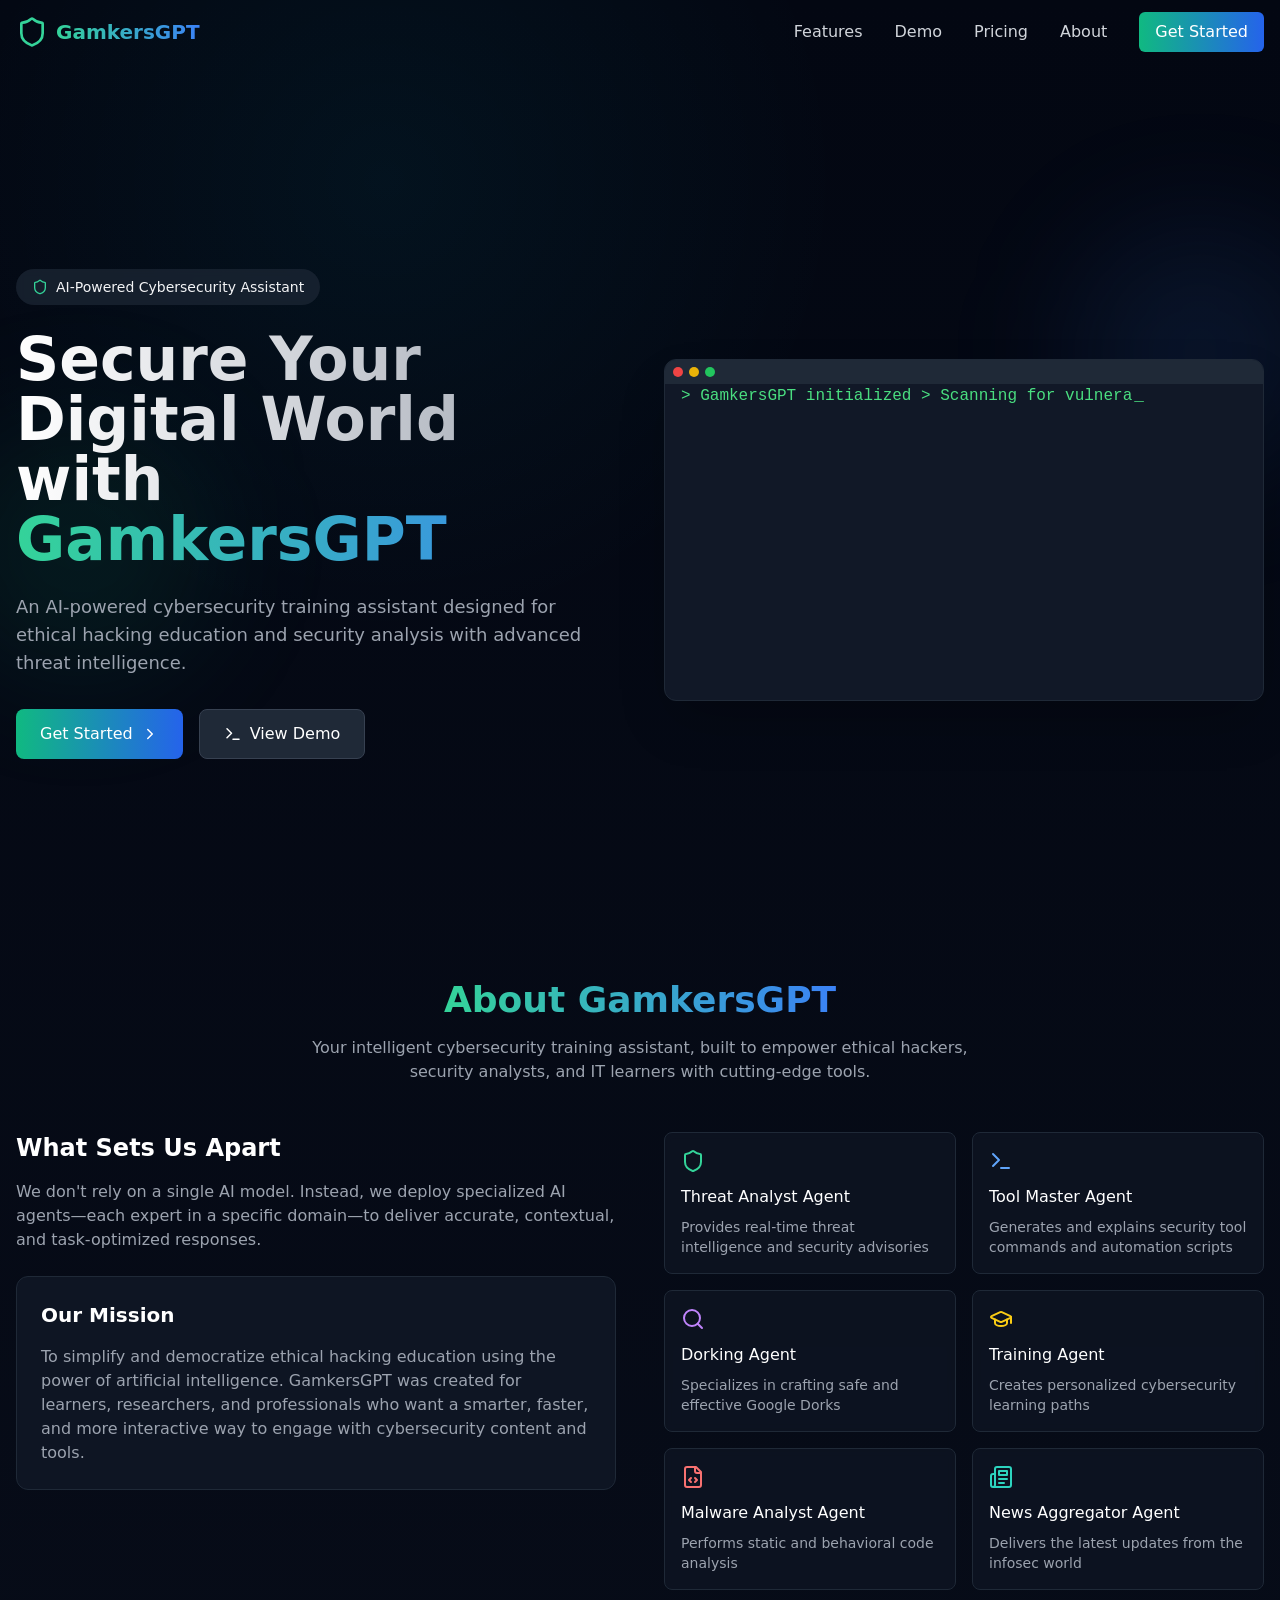
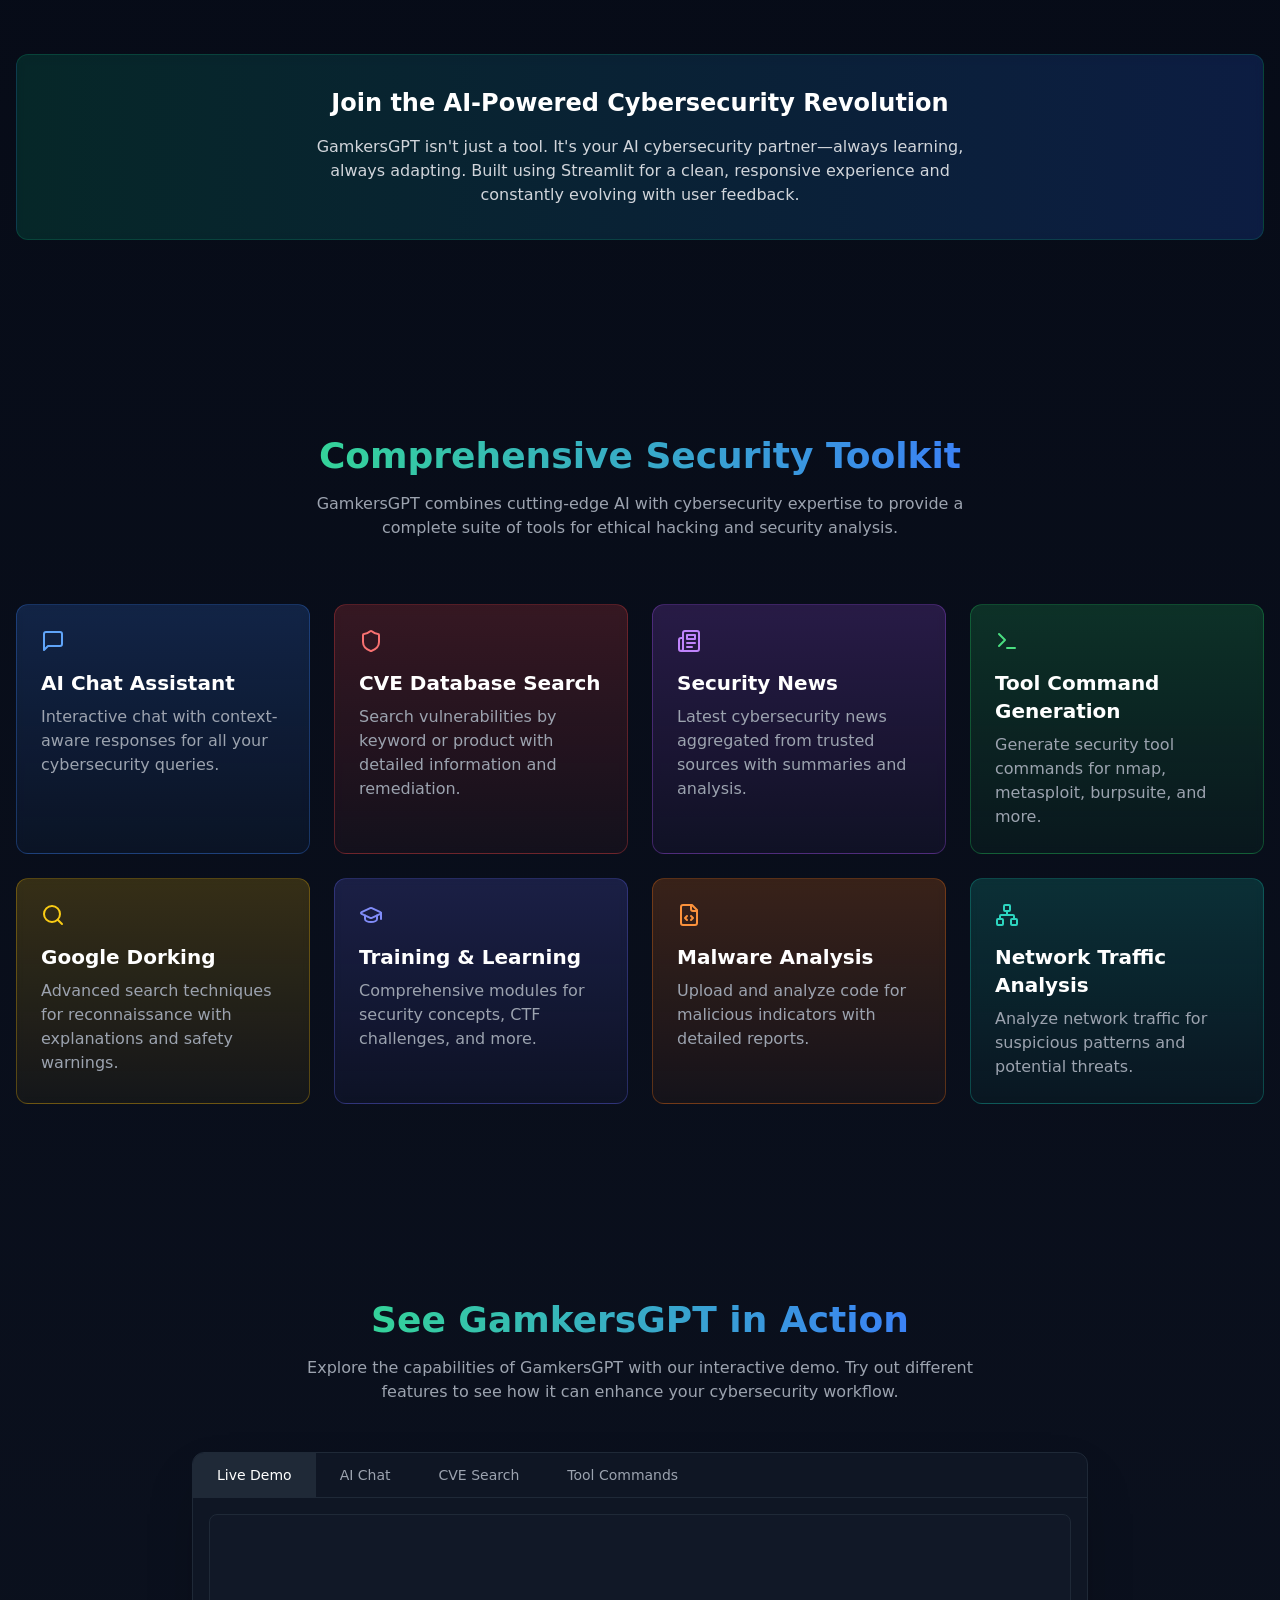
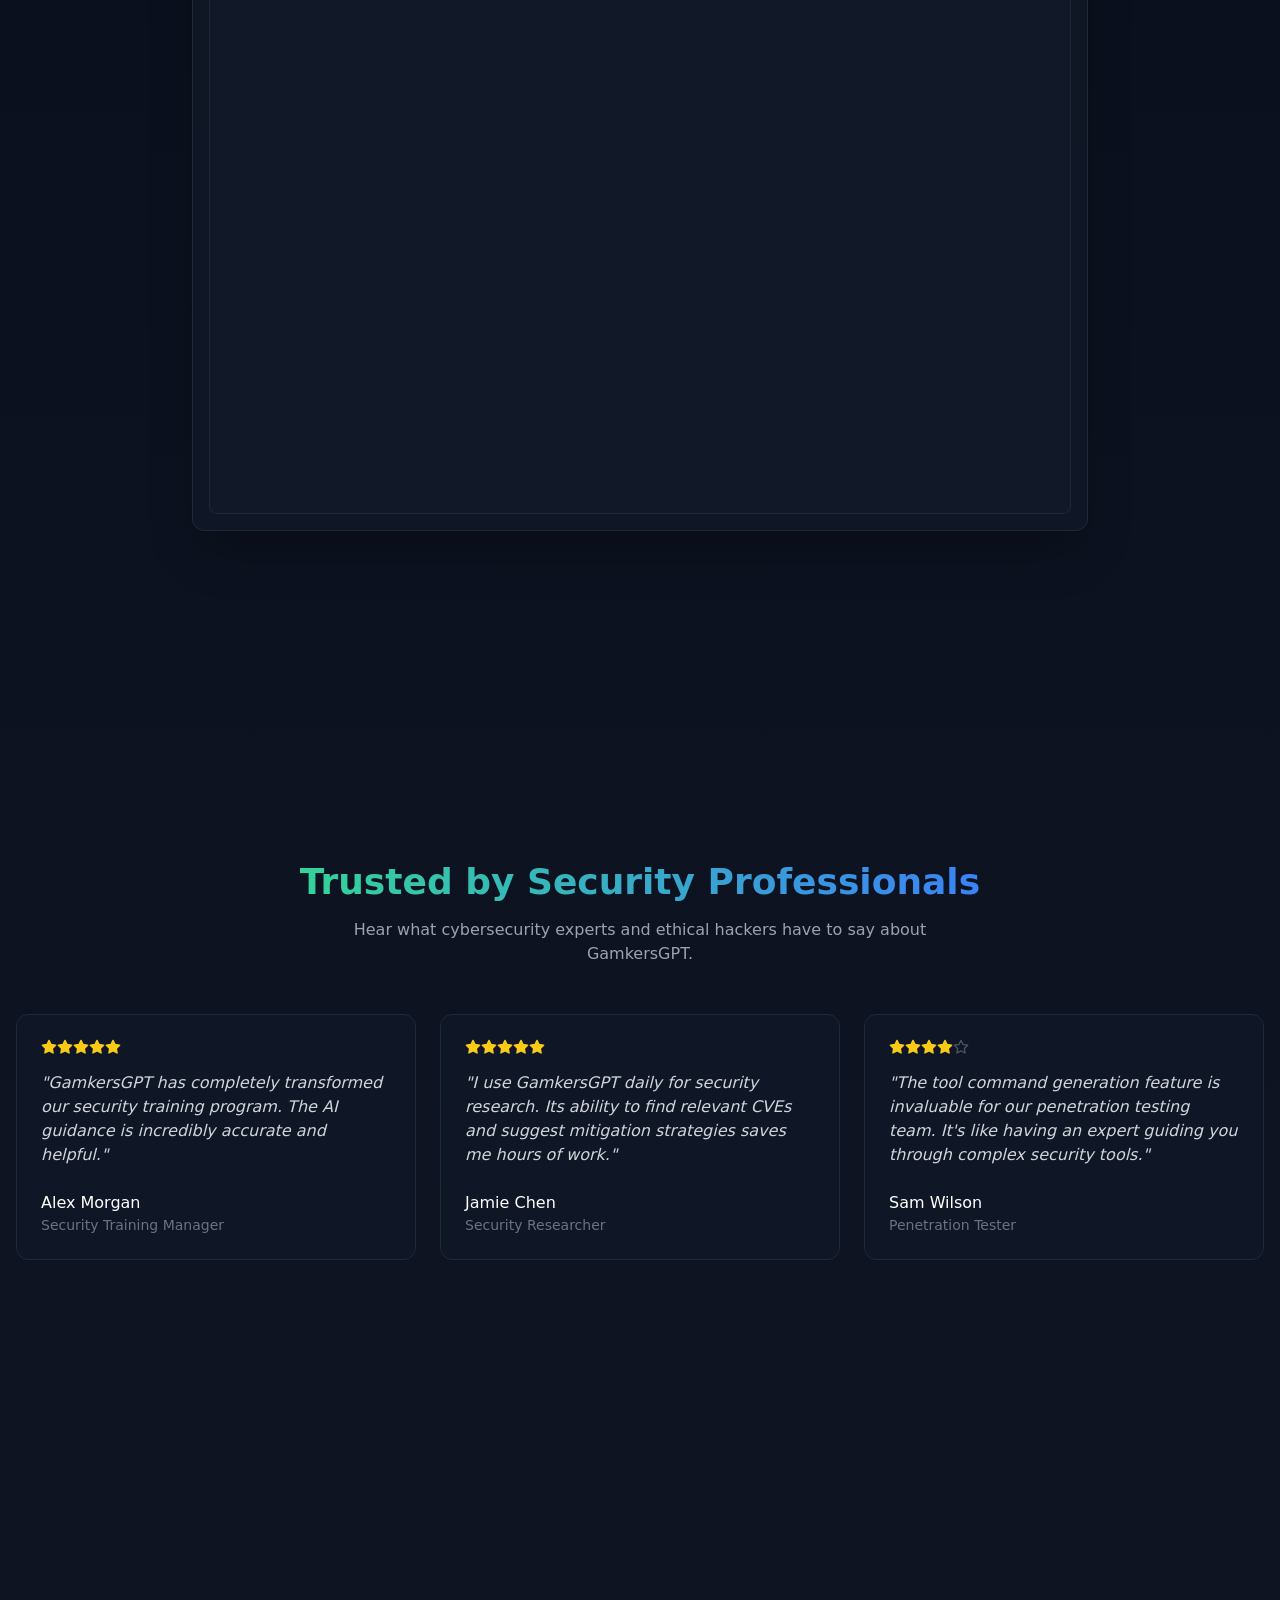
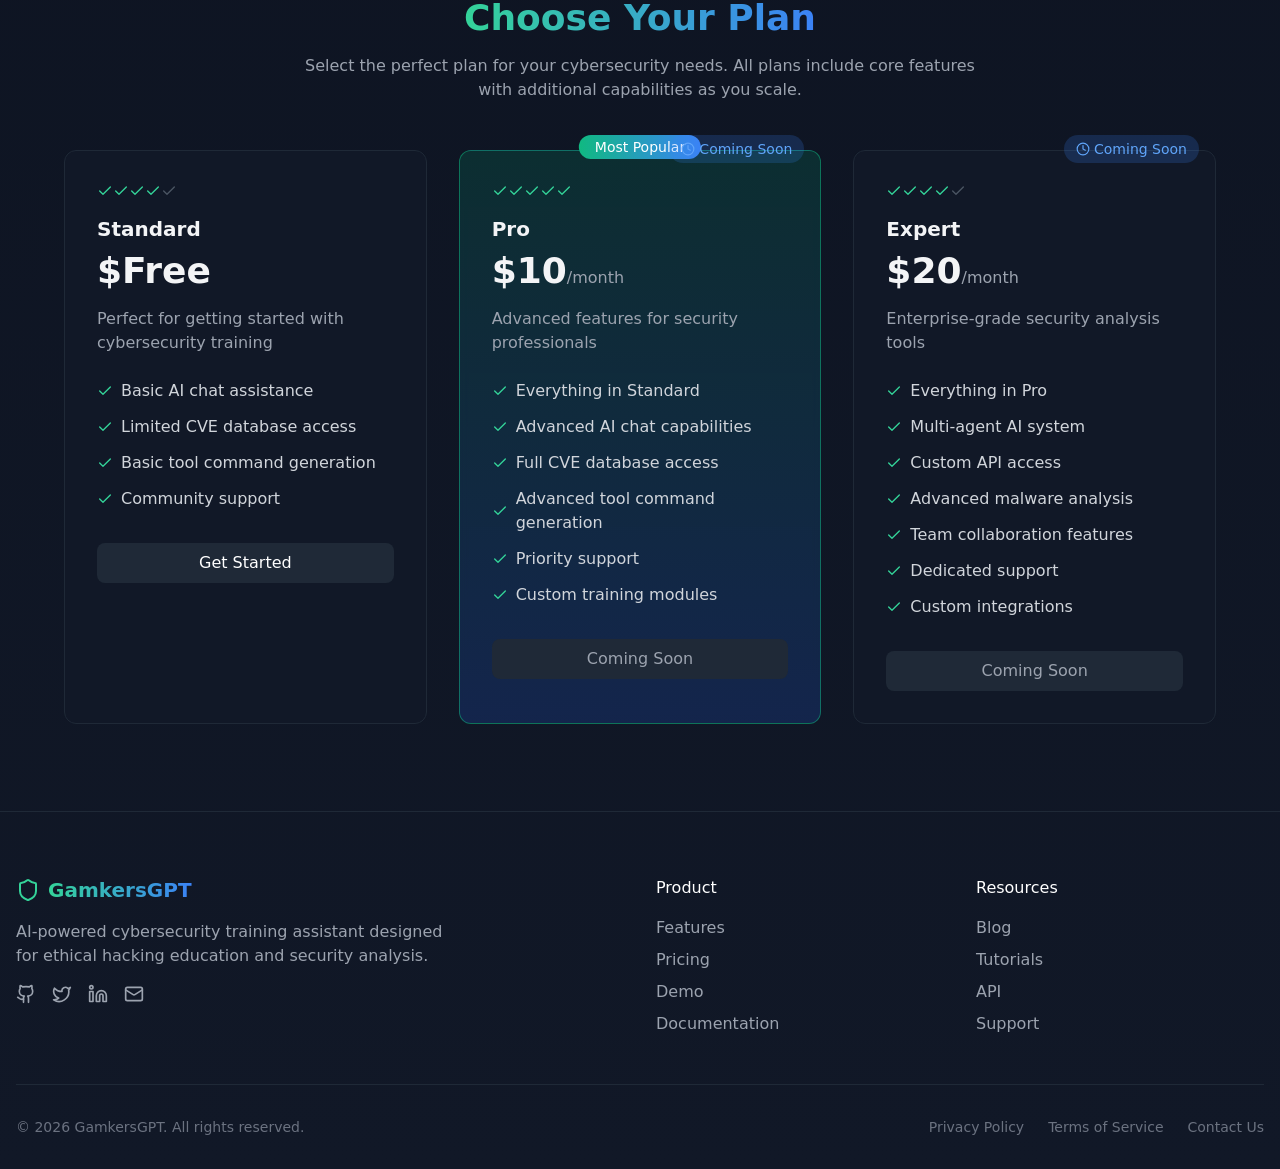
<file: index.html>
<!doctype html>
<html lang="en">
  <head>
    <meta charset="UTF-8" />
    <link rel="icon" type="image/svg+xml" href="/vite.svg" />
    <meta name="viewport" content="width=device-width, initial-scale=1.0" />
    <title>GamkersGPT - Cybersecurity AI Assistant</title>
    <meta name="description" content="GamkersGPT is an AI-powered cybersecurity training assistant designed for ethical hacking education and security analysis." />
    <script type="module" crossorigin src="/assets/index-BrTmJeg2.js"></script>
    <link rel="stylesheet" crossorigin href="/assets/index-CAO3ysi4.css">
  </head>
  <body>
    <div id="root"></div>
  </body>
</html>
</file>
<file: assets/index-CAO3ysi4.css>
*,:before,:after{--tw-border-spacing-x: 0;--tw-border-spacing-y: 0;--tw-translate-x: 0;--tw-translate-y: 0;--tw-rotate: 0;--tw-skew-x: 0;--tw-skew-y: 0;--tw-scale-x: 1;--tw-scale-y: 1;--tw-pan-x: ;--tw-pan-y: ;--tw-pinch-zoom: ;--tw-scroll-snap-strictness: proximity;--tw-gradient-from-position: ;--tw-gradient-via-position: ;--tw-gradient-to-position: ;--tw-ordinal: ;--tw-slashed-zero: ;--tw-numeric-figure: ;--tw-numeric-spacing: ;--tw-numeric-fraction: ;--tw-ring-inset: ;--tw-ring-offset-width: 0px;--tw-ring-offset-color: #fff;--tw-ring-color: rgb(59 130 246 / .5);--tw-ring-offset-shadow: 0 0 #0000;--tw-ring-shadow: 0 0 #0000;--tw-shadow: 0 0 #0000;--tw-shadow-colored: 0 0 #0000;--tw-blur: ;--tw-brightness: ;--tw-contrast: ;--tw-grayscale: ;--tw-hue-rotate: ;--tw-invert: ;--tw-saturate: ;--tw-sepia: ;--tw-drop-shadow: ;--tw-backdrop-blur: ;--tw-backdrop-brightness: ;--tw-backdrop-contrast: ;--tw-backdrop-grayscale: ;--tw-backdrop-hue-rotate: ;--tw-backdrop-invert: ;--tw-backdrop-opacity: ;--tw-backdrop-saturate: ;--tw-backdrop-sepia: ;--tw-contain-size: ;--tw-contain-layout: ;--tw-contain-paint: ;--tw-contain-style: }::backdrop{--tw-border-spacing-x: 0;--tw-border-spacing-y: 0;--tw-translate-x: 0;--tw-translate-y: 0;--tw-rotate: 0;--tw-skew-x: 0;--tw-skew-y: 0;--tw-scale-x: 1;--tw-scale-y: 1;--tw-pan-x: ;--tw-pan-y: ;--tw-pinch-zoom: ;--tw-scroll-snap-strictness: proximity;--tw-gradient-from-position: ;--tw-gradient-via-position: ;--tw-gradient-to-position: ;--tw-ordinal: ;--tw-slashed-zero: ;--tw-numeric-figure: ;--tw-numeric-spacing: ;--tw-numeric-fraction: ;--tw-ring-inset: ;--tw-ring-offset-width: 0px;--tw-ring-offset-color: #fff;--tw-ring-color: rgb(59 130 246 / .5);--tw-ring-offset-shadow: 0 0 #0000;--tw-ring-shadow: 0 0 #0000;--tw-shadow: 0 0 #0000;--tw-shadow-colored: 0 0 #0000;--tw-blur: ;--tw-brightness: ;--tw-contrast: ;--tw-grayscale: ;--tw-hue-rotate: ;--tw-invert: ;--tw-saturate: ;--tw-sepia: ;--tw-drop-shadow: ;--tw-backdrop-blur: ;--tw-backdrop-brightness: ;--tw-backdrop-contrast: ;--tw-backdrop-grayscale: ;--tw-backdrop-hue-rotate: ;--tw-backdrop-invert: ;--tw-backdrop-opacity: ;--tw-backdrop-saturate: ;--tw-backdrop-sepia: ;--tw-contain-size: ;--tw-contain-layout: ;--tw-contain-paint: ;--tw-contain-style: }*,:before,:after{box-sizing:border-box;border-width:0;border-style:solid;border-color:#e5e7eb}:before,:after{--tw-content: ""}html,:host{line-height:1.5;-webkit-text-size-adjust:100%;-moz-tab-size:4;-o-tab-size:4;tab-size:4;font-family:ui-sans-serif,system-ui,sans-serif,"Apple Color Emoji","Segoe UI Emoji",Segoe UI Symbol,"Noto Color Emoji";font-feature-settings:normal;font-variation-settings:normal;-webkit-tap-highlight-color:transparent}body{margin:0;line-height:inherit}hr{height:0;color:inherit;border-top-width:1px}abbr:where([title]){-webkit-text-decoration:underline dotted;text-decoration:underline dotted}h1,h2,h3,h4,h5,h6{font-size:inherit;font-weight:inherit}a{color:inherit;text-decoration:inherit}b,strong{font-weight:bolder}code,kbd,samp,pre{font-family:ui-monospace,SFMono-Regular,Menlo,Monaco,Consolas,Liberation Mono,Courier New,monospace;font-feature-settings:normal;font-variation-settings:normal;font-size:1em}small{font-size:80%}sub,sup{font-size:75%;line-height:0;position:relative;vertical-align:baseline}sub{bottom:-.25em}sup{top:-.5em}table{text-indent:0;border-color:inherit;border-collapse:collapse}button,input,optgroup,select,textarea{font-family:inherit;font-feature-settings:inherit;font-variation-settings:inherit;font-size:100%;font-weight:inherit;line-height:inherit;letter-spacing:inherit;color:inherit;margin:0;padding:0}button,select{text-transform:none}button,input:where([type=button]),input:where([type=reset]),input:where([type=submit]){-webkit-appearance:button;background-color:transparent;background-image:none}:-moz-focusring{outline:auto}:-moz-ui-invalid{box-shadow:none}progress{vertical-align:baseline}::-webkit-inner-spin-button,::-webkit-outer-spin-button{height:auto}[type=search]{-webkit-appearance:textfield;outline-offset:-2px}::-webkit-search-decoration{-webkit-appearance:none}::-webkit-file-upload-button{-webkit-appearance:button;font:inherit}summary{display:list-item}blockquote,dl,dd,h1,h2,h3,h4,h5,h6,hr,figure,p,pre{margin:0}fieldset{margin:0;padding:0}legend{padding:0}ol,ul,menu{list-style:none;margin:0;padding:0}dialog{padding:0}textarea{resize:vertical}input::-moz-placeholder,textarea::-moz-placeholder{opacity:1;color:#9ca3af}input::placeholder,textarea::placeholder{opacity:1;color:#9ca3af}button,[role=button]{cursor:pointer}:disabled{cursor:default}img,svg,video,canvas,audio,iframe,embed,object{display:block;vertical-align:middle}img,video{max-width:100%;height:auto}[hidden]{display:none}.container{width:100%}@media (min-width: 640px){.container{max-width:640px}}@media (min-width: 768px){.container{max-width:768px}}@media (min-width: 1024px){.container{max-width:1024px}}@media (min-width: 1280px){.container{max-width:1280px}}@media (min-width: 1536px){.container{max-width:1536px}}.pointer-events-none{pointer-events:none}.static{position:static}.fixed{position:fixed}.absolute{position:absolute}.relative{position:relative}.inset-0{top:0;right:0;bottom:0;left:0}.-left-12{left:-3rem}.-right-12{right:-3rem}.-top-4{top:-1rem}.bottom-1\/4{bottom:25%}.left-0{left:0}.left-1\/2{left:50%}.right-0{right:0}.right-2{right:.5rem}.right-4{right:1rem}.top-0{top:0}.top-1\/2{top:50%}.top-1\/4{top:25%}.z-10{z-index:10}.z-50{z-index:50}.mx-auto{margin-left:auto;margin-right:auto}.my-2{margin-top:.5rem;margin-bottom:.5rem}.mb-1{margin-bottom:.25rem}.mb-12{margin-bottom:3rem}.mb-16{margin-bottom:4rem}.mb-2{margin-bottom:.5rem}.mb-3{margin-bottom:.75rem}.mb-4{margin-bottom:1rem}.mb-6{margin-bottom:1.5rem}.mb-8{margin-bottom:2rem}.ml-0\.5{margin-left:.125rem}.mt-1{margin-top:.25rem}.mt-4{margin-top:1rem}.mt-8{margin-top:2rem}.mt-auto{margin-top:auto}.block{display:block}.inline-block{display:inline-block}.flex{display:flex}.inline-flex{display:inline-flex}.grid{display:grid}.hidden{display:none}.h-1{height:.25rem}.h-12{height:3rem}.h-16{height:4rem}.h-2\.5{height:.625rem}.h-5{height:1.25rem}.h-6{height:1.5rem}.h-64{height:16rem}.h-8{height:2rem}.h-96{height:24rem}.h-\[600px\]{height:600px}.h-full{height:100%}.h-screen{height:100vh}.min-h-\[300px\]{min-height:300px}.min-h-screen{min-height:100vh}.w-12{width:3rem}.w-16{width:4rem}.w-2\.5{width:.625rem}.w-48{width:12rem}.w-5{width:1.25rem}.w-6{width:1.5rem}.w-64{width:16rem}.w-8{width:2rem}.w-full{width:100%}.max-w-2xl{max-width:42rem}.max-w-4xl{max-width:56rem}.max-w-6xl{max-width:72rem}.max-w-md{max-width:28rem}.max-w-xl{max-width:36rem}.max-w-xs{max-width:20rem}.flex-1{flex:1 1 0%}.flex-shrink-0{flex-shrink:0}.-translate-x-1\/2{--tw-translate-x: -50%;transform:translate(var(--tw-translate-x),var(--tw-translate-y)) rotate(var(--tw-rotate)) skew(var(--tw-skew-x)) skewY(var(--tw-skew-y)) scaleX(var(--tw-scale-x)) scaleY(var(--tw-scale-y))}.-translate-y-1\/2{--tw-translate-y: -50%;transform:translate(var(--tw-translate-x),var(--tw-translate-y)) rotate(var(--tw-rotate)) skew(var(--tw-skew-x)) skewY(var(--tw-skew-y)) scaleX(var(--tw-scale-x)) scaleY(var(--tw-scale-y))}.translate-y-0{--tw-translate-y: 0px;transform:translate(var(--tw-translate-x),var(--tw-translate-y)) rotate(var(--tw-rotate)) skew(var(--tw-skew-x)) skewY(var(--tw-skew-y)) scaleX(var(--tw-scale-x)) scaleY(var(--tw-scale-y))}.translate-y-10{--tw-translate-y: 2.5rem;transform:translate(var(--tw-translate-x),var(--tw-translate-y)) rotate(var(--tw-rotate)) skew(var(--tw-skew-x)) skewY(var(--tw-skew-y)) scaleX(var(--tw-scale-x)) scaleY(var(--tw-scale-y))}.translate-y-4{--tw-translate-y: 1rem;transform:translate(var(--tw-translate-x),var(--tw-translate-y)) rotate(var(--tw-rotate)) skew(var(--tw-skew-x)) skewY(var(--tw-skew-y)) scaleX(var(--tw-scale-x)) scaleY(var(--tw-scale-y))}.translate-y-8{--tw-translate-y: 2rem;transform:translate(var(--tw-translate-x),var(--tw-translate-y)) rotate(var(--tw-rotate)) skew(var(--tw-skew-x)) skewY(var(--tw-skew-y)) scaleX(var(--tw-scale-x)) scaleY(var(--tw-scale-y))}.transform{transform:translate(var(--tw-translate-x),var(--tw-translate-y)) rotate(var(--tw-rotate)) skew(var(--tw-skew-x)) skewY(var(--tw-skew-y)) scaleX(var(--tw-scale-x)) scaleY(var(--tw-scale-y))}.animate-\[fadeIn_2s_ease-in-out_0\.5s_forwards\]{animation:fadeIn 2s ease-in-out .5s forwards}.animate-\[fadeIn_2s_ease-in-out_forwards\]{animation:fadeIn 2s ease-in-out forwards}.animate-\[loading_2s_ease-in-out\]{animation:loading 2s ease-in-out}@keyframes pulse{50%{opacity:.5}}.animate-pulse{animation:pulse 2s cubic-bezier(.4,0,.6,1) infinite}@keyframes spin{to{transform:rotate(360deg)}}.animate-spin{animation:spin 1s linear infinite}.cursor-not-allowed{cursor:not-allowed}.list-disc{list-style-type:disc}.grid-cols-1{grid-template-columns:repeat(1,minmax(0,1fr))}.grid-cols-2{grid-template-columns:repeat(2,minmax(0,1fr))}.flex-col{flex-direction:column}.flex-wrap{flex-wrap:wrap}.items-start{align-items:flex-start}.items-center{align-items:center}.justify-start{justify-content:flex-start}.justify-end{justify-content:flex-end}.justify-center{justify-content:center}.justify-between{justify-content:space-between}.gap-1{gap:.25rem}.gap-1\.5{gap:.375rem}.gap-12{gap:3rem}.gap-2{gap:.5rem}.gap-4{gap:1rem}.gap-6{gap:1.5rem}.gap-8{gap:2rem}.space-x-2>:not([hidden])~:not([hidden]){--tw-space-x-reverse: 0;margin-right:calc(.5rem * var(--tw-space-x-reverse));margin-left:calc(.5rem * calc(1 - var(--tw-space-x-reverse)))}.space-x-4>:not([hidden])~:not([hidden]){--tw-space-x-reverse: 0;margin-right:calc(1rem * var(--tw-space-x-reverse));margin-left:calc(1rem * calc(1 - var(--tw-space-x-reverse)))}.space-x-6>:not([hidden])~:not([hidden]){--tw-space-x-reverse: 0;margin-right:calc(1.5rem * var(--tw-space-x-reverse));margin-left:calc(1.5rem * calc(1 - var(--tw-space-x-reverse)))}.space-x-8>:not([hidden])~:not([hidden]){--tw-space-x-reverse: 0;margin-right:calc(2rem * var(--tw-space-x-reverse));margin-left:calc(2rem * calc(1 - var(--tw-space-x-reverse)))}.space-y-2>:not([hidden])~:not([hidden]){--tw-space-y-reverse: 0;margin-top:calc(.5rem * calc(1 - var(--tw-space-y-reverse)));margin-bottom:calc(.5rem * var(--tw-space-y-reverse))}.space-y-3>:not([hidden])~:not([hidden]){--tw-space-y-reverse: 0;margin-top:calc(.75rem * calc(1 - var(--tw-space-y-reverse)));margin-bottom:calc(.75rem * var(--tw-space-y-reverse))}.space-y-4>:not([hidden])~:not([hidden]){--tw-space-y-reverse: 0;margin-top:calc(1rem * calc(1 - var(--tw-space-y-reverse)));margin-bottom:calc(1rem * var(--tw-space-y-reverse))}.space-y-6>:not([hidden])~:not([hidden]){--tw-space-y-reverse: 0;margin-top:calc(1.5rem * calc(1 - var(--tw-space-y-reverse)));margin-bottom:calc(1.5rem * var(--tw-space-y-reverse))}.overflow-hidden{overflow:hidden}.overflow-y-auto{overflow-y:auto}.whitespace-pre-line{white-space:pre-line}.rounded{border-radius:.25rem}.rounded-full{border-radius:9999px}.rounded-lg{border-radius:.5rem}.rounded-md{border-radius:.375rem}.rounded-xl{border-radius:.75rem}.rounded-bl-none{border-bottom-left-radius:0}.rounded-br-none{border-bottom-right-radius:0}.border{border-width:1px}.border-0{border-width:0px}.border-b{border-bottom-width:1px}.border-b-2{border-bottom-width:2px}.border-t{border-top-width:1px}.border-blue-500\/30{border-color:#3b82f64d}.border-blue-600{--tw-border-opacity: 1;border-color:rgb(37 99 235 / var(--tw-border-opacity))}.border-emerald-500\/20{border-color:#10b98133}.border-emerald-500\/50{border-color:#10b98180}.border-gray-500\/30{border-color:#6b72804d}.border-gray-700{--tw-border-opacity: 1;border-color:rgb(55 65 81 / var(--tw-border-opacity))}.border-gray-800{--tw-border-opacity: 1;border-color:rgb(31 41 55 / var(--tw-border-opacity))}.border-green-500\/30{border-color:#22c55e4d}.border-green-500\/50{border-color:#22c55e80}.border-indigo-500\/30{border-color:#6366f14d}.border-orange-500\/30{border-color:#f973164d}.border-purple-500\/30{border-color:#a855f74d}.border-red-500\/30{border-color:#ef44444d}.border-red-500\/50{border-color:#ef444480}.border-teal-500\/30{border-color:#14b8a64d}.border-yellow-500\/30{border-color:#eab3084d}.bg-blue-500\/10{background-color:#3b82f61a}.bg-blue-500\/20{background-color:#3b82f633}.bg-blue-600{--tw-bg-opacity: 1;background-color:rgb(37 99 235 / var(--tw-bg-opacity))}.bg-emerald-500\/10{background-color:#10b9811a}.bg-emerald-600{--tw-bg-opacity: 1;background-color:rgb(5 150 105 / var(--tw-bg-opacity))}.bg-gray-50{--tw-bg-opacity: 1;background-color:rgb(249 250 251 / var(--tw-bg-opacity))}.bg-gray-800{--tw-bg-opacity: 1;background-color:rgb(31 41 55 / var(--tw-bg-opacity))}.bg-gray-800\/70{background-color:#1f2937b3}.bg-gray-900{--tw-bg-opacity: 1;background-color:rgb(17 24 39 / var(--tw-bg-opacity))}.bg-gray-900\/60{background-color:#11182799}.bg-gray-900\/80{background-color:#111827cc}.bg-gray-900\/95{background-color:#111827f2}.bg-gray-950{--tw-bg-opacity: 1;background-color:rgb(3 7 18 / var(--tw-bg-opacity))}.bg-green-500{--tw-bg-opacity: 1;background-color:rgb(34 197 94 / var(--tw-bg-opacity))}.bg-green-500\/10{background-color:#22c55e1a}.bg-red-500{--tw-bg-opacity: 1;background-color:rgb(239 68 68 / var(--tw-bg-opacity))}.bg-red-500\/10{background-color:#ef44441a}.bg-red-900\/60{background-color:#7f1d1d99}.bg-transparent{background-color:transparent}.bg-yellow-500{--tw-bg-opacity: 1;background-color:rgb(234 179 8 / var(--tw-bg-opacity))}.bg-\[radial-gradient\(circle_at_30\%_20\%\,rgba\(0\,225\,255\,0\.05\)\,transparent_40\%\)\]{background-image:radial-gradient(circle at 30% 20%,rgba(0,225,255,.05),transparent 40%)}.bg-gradient-to-b{background-image:linear-gradient(to bottom,var(--tw-gradient-stops))}.bg-gradient-to-r{background-image:linear-gradient(to right,var(--tw-gradient-stops))}.from-blue-500\/20{--tw-gradient-from: rgb(59 130 246 / .2) var(--tw-gradient-from-position);--tw-gradient-to: rgb(59 130 246 / 0) var(--tw-gradient-to-position);--tw-gradient-stops: var(--tw-gradient-from), var(--tw-gradient-to)}.from-emerald-400{--tw-gradient-from: #34d399 var(--tw-gradient-from-position);--tw-gradient-to: rgb(52 211 153 / 0) var(--tw-gradient-to-position);--tw-gradient-stops: var(--tw-gradient-from), var(--tw-gradient-to)}.from-emerald-500{--tw-gradient-from: #10b981 var(--tw-gradient-from-position);--tw-gradient-to: rgb(16 185 129 / 0) var(--tw-gradient-to-position);--tw-gradient-stops: var(--tw-gradient-from), var(--tw-gradient-to)}.from-emerald-500\/30{--tw-gradient-from: rgb(16 185 129 / .3) var(--tw-gradient-from-position);--tw-gradient-to: rgb(16 185 129 / 0) var(--tw-gradient-to-position);--tw-gradient-stops: var(--tw-gradient-from), var(--tw-gradient-to)}.from-emerald-600\/20{--tw-gradient-from: rgb(5 150 105 / .2) var(--tw-gradient-from-position);--tw-gradient-to: rgb(5 150 105 / 0) var(--tw-gradient-to-position);--tw-gradient-stops: var(--tw-gradient-from), var(--tw-gradient-to)}.from-gray-500\/20{--tw-gradient-from: rgb(107 114 128 / .2) var(--tw-gradient-from-position);--tw-gradient-to: rgb(107 114 128 / 0) var(--tw-gradient-to-position);--tw-gradient-stops: var(--tw-gradient-from), var(--tw-gradient-to)}.from-gray-950{--tw-gradient-from: #030712 var(--tw-gradient-from-position);--tw-gradient-to: rgb(3 7 18 / 0) var(--tw-gradient-to-position);--tw-gradient-stops: var(--tw-gradient-from), var(--tw-gradient-to)}.from-green-500\/20{--tw-gradient-from: rgb(34 197 94 / .2) var(--tw-gradient-from-position);--tw-gradient-to: rgb(34 197 94 / 0) var(--tw-gradient-to-position);--tw-gradient-stops: var(--tw-gradient-from), var(--tw-gradient-to)}.from-indigo-500\/20{--tw-gradient-from: rgb(99 102 241 / .2) var(--tw-gradient-from-position);--tw-gradient-to: rgb(99 102 241 / 0) var(--tw-gradient-to-position);--tw-gradient-stops: var(--tw-gradient-from), var(--tw-gradient-to)}.from-orange-500\/20{--tw-gradient-from: rgb(249 115 22 / .2) var(--tw-gradient-from-position);--tw-gradient-to: rgb(249 115 22 / 0) var(--tw-gradient-to-position);--tw-gradient-stops: var(--tw-gradient-from), var(--tw-gradient-to)}.from-purple-500\/20{--tw-gradient-from: rgb(168 85 247 / .2) var(--tw-gradient-from-position);--tw-gradient-to: rgb(168 85 247 / 0) var(--tw-gradient-to-position);--tw-gradient-stops: var(--tw-gradient-from), var(--tw-gradient-to)}.from-red-500\/20{--tw-gradient-from: rgb(239 68 68 / .2) var(--tw-gradient-from-position);--tw-gradient-to: rgb(239 68 68 / 0) var(--tw-gradient-to-position);--tw-gradient-stops: var(--tw-gradient-from), var(--tw-gradient-to)}.from-teal-500\/20{--tw-gradient-from: rgb(20 184 166 / .2) var(--tw-gradient-from-position);--tw-gradient-to: rgb(20 184 166 / 0) var(--tw-gradient-to-position);--tw-gradient-stops: var(--tw-gradient-from), var(--tw-gradient-to)}.from-white{--tw-gradient-from: #fff var(--tw-gradient-from-position);--tw-gradient-to: rgb(255 255 255 / 0) var(--tw-gradient-to-position);--tw-gradient-stops: var(--tw-gradient-from), var(--tw-gradient-to)}.from-yellow-500\/20{--tw-gradient-from: rgb(234 179 8 / .2) var(--tw-gradient-from-position);--tw-gradient-to: rgb(234 179 8 / 0) var(--tw-gradient-to-position);--tw-gradient-stops: var(--tw-gradient-from), var(--tw-gradient-to)}.to-blue-500{--tw-gradient-to: #3b82f6 var(--tw-gradient-to-position)}.to-blue-500\/30{--tw-gradient-to: rgb(59 130 246 / .3) var(--tw-gradient-to-position)}.to-blue-500\/5{--tw-gradient-to: rgb(59 130 246 / .05) var(--tw-gradient-to-position)}.to-blue-600{--tw-gradient-to: #2563eb var(--tw-gradient-to-position)}.to-blue-600\/20{--tw-gradient-to: rgb(37 99 235 / .2) var(--tw-gradient-to-position)}.to-gray-400{--tw-gradient-to: #9ca3af var(--tw-gradient-to-position)}.to-gray-500\/5{--tw-gradient-to: rgb(107 114 128 / .05) var(--tw-gradient-to-position)}.to-gray-900{--tw-gradient-to: #111827 var(--tw-gradient-to-position)}.to-green-500\/5{--tw-gradient-to: rgb(34 197 94 / .05) var(--tw-gradient-to-position)}.to-indigo-500\/5{--tw-gradient-to: rgb(99 102 241 / .05) var(--tw-gradient-to-position)}.to-orange-500\/5{--tw-gradient-to: rgb(249 115 22 / .05) var(--tw-gradient-to-position)}.to-purple-500\/5{--tw-gradient-to: rgb(168 85 247 / .05) var(--tw-gradient-to-position)}.to-red-500\/5{--tw-gradient-to: rgb(239 68 68 / .05) var(--tw-gradient-to-position)}.to-teal-500\/5{--tw-gradient-to: rgb(20 184 166 / .05) var(--tw-gradient-to-position)}.to-yellow-500\/5{--tw-gradient-to: rgb(234 179 8 / .05) var(--tw-gradient-to-position)}.bg-clip-text{-webkit-background-clip:text;background-clip:text}.fill-yellow-400{fill:#facc15}.p-1\.5{padding:.375rem}.p-2{padding:.5rem}.p-3{padding:.75rem}.p-4{padding:1rem}.p-6{padding:1.5rem}.p-8{padding:2rem}.px-2{padding-left:.5rem;padding-right:.5rem}.px-3{padding-left:.75rem;padding-right:.75rem}.px-4{padding-left:1rem;padding-right:1rem}.px-6{padding-left:1.5rem;padding-right:1.5rem}.py-1{padding-top:.25rem;padding-bottom:.25rem}.py-2{padding-top:.5rem;padding-bottom:.5rem}.py-20{padding-top:5rem;padding-bottom:5rem}.py-3{padding-top:.75rem;padding-bottom:.75rem}.py-4{padding-top:1rem;padding-bottom:1rem}.pb-4{padding-bottom:1rem}.pb-8{padding-bottom:2rem}.pl-4{padding-left:1rem}.pl-5{padding-left:1.25rem}.pr-12{padding-right:3rem}.pt-16{padding-top:4rem}.pt-2{padding-top:.5rem}.pt-20{padding-top:5rem}.pt-6{padding-top:1.5rem}.pt-8{padding-top:2rem}.text-center{text-align:center}.font-mono{font-family:ui-monospace,SFMono-Regular,Menlo,Monaco,Consolas,Liberation Mono,Courier New,monospace}.text-2xl{font-size:1.5rem;line-height:2rem}.text-3xl{font-size:1.875rem;line-height:2.25rem}.text-4xl{font-size:2.25rem;line-height:2.5rem}.text-lg{font-size:1.125rem;line-height:1.75rem}.text-sm{font-size:.875rem;line-height:1.25rem}.text-xl{font-size:1.25rem;line-height:1.75rem}.text-xs{font-size:.75rem;line-height:1rem}.font-bold{font-weight:700}.font-medium{font-weight:500}.font-semibold{font-weight:600}.italic{font-style:italic}.leading-tight{line-height:1.25}.text-blue-400{--tw-text-opacity: 1;color:rgb(96 165 250 / var(--tw-text-opacity))}.text-emerald-400{--tw-text-opacity: 1;color:rgb(52 211 153 / var(--tw-text-opacity))}.text-gray-100{--tw-text-opacity: 1;color:rgb(243 244 246 / var(--tw-text-opacity))}.text-gray-200{--tw-text-opacity: 1;color:rgb(229 231 235 / var(--tw-text-opacity))}.text-gray-300{--tw-text-opacity: 1;color:rgb(209 213 219 / var(--tw-text-opacity))}.text-gray-400{--tw-text-opacity: 1;color:rgb(156 163 175 / var(--tw-text-opacity))}.text-gray-500{--tw-text-opacity: 1;color:rgb(107 114 128 / var(--tw-text-opacity))}.text-gray-600{--tw-text-opacity: 1;color:rgb(75 85 99 / var(--tw-text-opacity))}.text-green-400{--tw-text-opacity: 1;color:rgb(74 222 128 / var(--tw-text-opacity))}.text-indigo-400{--tw-text-opacity: 1;color:rgb(129 140 248 / var(--tw-text-opacity))}.text-orange-400{--tw-text-opacity: 1;color:rgb(251 146 60 / var(--tw-text-opacity))}.text-purple-400{--tw-text-opacity: 1;color:rgb(192 132 252 / var(--tw-text-opacity))}.text-red-300{--tw-text-opacity: 1;color:rgb(252 165 165 / var(--tw-text-opacity))}.text-red-400{--tw-text-opacity: 1;color:rgb(248 113 113 / var(--tw-text-opacity))}.text-teal-400{--tw-text-opacity: 1;color:rgb(45 212 191 / var(--tw-text-opacity))}.text-transparent{color:transparent}.text-white{--tw-text-opacity: 1;color:rgb(255 255 255 / var(--tw-text-opacity))}.text-yellow-400{--tw-text-opacity: 1;color:rgb(250 204 21 / var(--tw-text-opacity))}.placeholder-gray-500::-moz-placeholder{--tw-placeholder-opacity: 1;color:rgb(107 114 128 / var(--tw-placeholder-opacity))}.placeholder-gray-500::placeholder{--tw-placeholder-opacity: 1;color:rgb(107 114 128 / var(--tw-placeholder-opacity))}.opacity-0{opacity:0}.opacity-100{opacity:1}.shadow-2xl{--tw-shadow: 0 25px 50px -12px rgb(0 0 0 / .25);--tw-shadow-colored: 0 25px 50px -12px var(--tw-shadow-color);box-shadow:var(--tw-ring-offset-shadow, 0 0 #0000),var(--tw-ring-shadow, 0 0 #0000),var(--tw-shadow)}.shadow-lg{--tw-shadow: 0 10px 15px -3px rgb(0 0 0 / .1), 0 4px 6px -4px rgb(0 0 0 / .1);--tw-shadow-colored: 0 10px 15px -3px var(--tw-shadow-color), 0 4px 6px -4px var(--tw-shadow-color);box-shadow:var(--tw-ring-offset-shadow, 0 0 #0000),var(--tw-ring-shadow, 0 0 #0000),var(--tw-shadow)}.blur-3xl{--tw-blur: blur(64px);filter:var(--tw-blur) var(--tw-brightness) var(--tw-contrast) var(--tw-grayscale) var(--tw-hue-rotate) var(--tw-invert) var(--tw-saturate) var(--tw-sepia) var(--tw-drop-shadow)}.blur-xl{--tw-blur: blur(24px);filter:var(--tw-blur) var(--tw-brightness) var(--tw-contrast) var(--tw-grayscale) var(--tw-hue-rotate) var(--tw-invert) var(--tw-saturate) var(--tw-sepia) var(--tw-drop-shadow)}.backdrop-blur-sm{--tw-backdrop-blur: blur(4px);-webkit-backdrop-filter:var(--tw-backdrop-blur) var(--tw-backdrop-brightness) var(--tw-backdrop-contrast) var(--tw-backdrop-grayscale) var(--tw-backdrop-hue-rotate) var(--tw-backdrop-invert) var(--tw-backdrop-opacity) var(--tw-backdrop-saturate) var(--tw-backdrop-sepia);backdrop-filter:var(--tw-backdrop-blur) var(--tw-backdrop-brightness) var(--tw-backdrop-contrast) var(--tw-backdrop-grayscale) var(--tw-backdrop-hue-rotate) var(--tw-backdrop-invert) var(--tw-backdrop-opacity) var(--tw-backdrop-saturate) var(--tw-backdrop-sepia)}.transition-all{transition-property:all;transition-timing-function:cubic-bezier(.4,0,.2,1);transition-duration:.15s}.transition-colors{transition-property:color,background-color,border-color,text-decoration-color,fill,stroke;transition-timing-function:cubic-bezier(.4,0,.2,1);transition-duration:.15s}.transition-opacity{transition-property:opacity;transition-timing-function:cubic-bezier(.4,0,.2,1);transition-duration:.15s}.transition-transform{transition-property:transform;transition-timing-function:cubic-bezier(.4,0,.2,1);transition-duration:.15s}.duration-1000{transition-duration:1s}.duration-200{transition-duration:.2s}.duration-300{transition-duration:.3s}.duration-700{transition-duration:.7s}.ease-out{transition-timing-function:cubic-bezier(0,0,.2,1)}@keyframes loading{0%{width:0%}to{width:100%}}@keyframes fadeIn{0%{opacity:0}to{opacity:1}}@keyframes slideIn{0%{opacity:0;transform:translate(-20px)}to{opacity:1;transform:translate(0)}}@keyframes slideUp{0%{opacity:0;transform:translateY(20px)}to{opacity:1;transform:translateY(0)}}.animate-gradient{background-size:200% 200%;animation:gradient 8s ease infinite}@keyframes gradient{0%{background-position:0% 50%}50%{background-position:100% 50%}to{background-position:0% 50%}}.hover\:-translate-y-1:hover{--tw-translate-y: -.25rem;transform:translate(var(--tw-translate-x),var(--tw-translate-y)) rotate(var(--tw-rotate)) skew(var(--tw-skew-x)) skewY(var(--tw-skew-y)) scaleX(var(--tw-scale-x)) scaleY(var(--tw-scale-y))}.hover\:scale-105:hover{--tw-scale-x: 1.05;--tw-scale-y: 1.05;transform:translate(var(--tw-translate-x),var(--tw-translate-y)) rotate(var(--tw-rotate)) skew(var(--tw-skew-x)) skewY(var(--tw-skew-y)) scaleX(var(--tw-scale-x)) scaleY(var(--tw-scale-y))}.hover\:scale-\[1\.02\]:hover{--tw-scale-x: 1.02;--tw-scale-y: 1.02;transform:translate(var(--tw-translate-x),var(--tw-translate-y)) rotate(var(--tw-rotate)) skew(var(--tw-skew-x)) skewY(var(--tw-skew-y)) scaleX(var(--tw-scale-x)) scaleY(var(--tw-scale-y))}.hover\:border-emerald-500\/50:hover{border-color:#10b98180}.hover\:border-gray-600:hover{--tw-border-opacity: 1;border-color:rgb(75 85 99 / var(--tw-border-opacity))}.hover\:bg-emerald-700:hover{--tw-bg-opacity: 1;background-color:rgb(4 120 87 / var(--tw-bg-opacity))}.hover\:bg-gray-700:hover{--tw-bg-opacity: 1;background-color:rgb(55 65 81 / var(--tw-bg-opacity))}.hover\:bg-gray-800\/50:hover{background-color:#1f293780}.hover\:from-emerald-600:hover{--tw-gradient-from: #059669 var(--tw-gradient-from-position);--tw-gradient-to: rgb(5 150 105 / 0) var(--tw-gradient-to-position);--tw-gradient-stops: var(--tw-gradient-from), var(--tw-gradient-to)}.hover\:to-blue-700:hover{--tw-gradient-to: #1d4ed8 var(--tw-gradient-to-position)}.hover\:text-emerald-300:hover{--tw-text-opacity: 1;color:rgb(110 231 183 / var(--tw-text-opacity))}.hover\:text-gray-300:hover{--tw-text-opacity: 1;color:rgb(209 213 219 / var(--tw-text-opacity))}.hover\:text-white:hover{--tw-text-opacity: 1;color:rgb(255 255 255 / var(--tw-text-opacity))}.hover\:shadow-lg:hover{--tw-shadow: 0 10px 15px -3px rgb(0 0 0 / .1), 0 4px 6px -4px rgb(0 0 0 / .1);--tw-shadow-colored: 0 10px 15px -3px var(--tw-shadow-color), 0 4px 6px -4px var(--tw-shadow-color);box-shadow:var(--tw-ring-offset-shadow, 0 0 #0000),var(--tw-ring-shadow, 0 0 #0000),var(--tw-shadow)}.hover\:shadow-emerald-500\/10:hover{--tw-shadow-color: rgb(16 185 129 / .1);--tw-shadow: var(--tw-shadow-colored)}.hover\:shadow-emerald-500\/20:hover{--tw-shadow-color: rgb(16 185 129 / .2);--tw-shadow: var(--tw-shadow-colored)}.focus\:border-transparent:focus{border-color:transparent}.focus\:outline-none:focus{outline:2px solid transparent;outline-offset:2px}.focus\:ring-2:focus{--tw-ring-offset-shadow: var(--tw-ring-inset) 0 0 0 var(--tw-ring-offset-width) var(--tw-ring-offset-color);--tw-ring-shadow: var(--tw-ring-inset) 0 0 0 calc(2px + var(--tw-ring-offset-width)) var(--tw-ring-color);box-shadow:var(--tw-ring-offset-shadow),var(--tw-ring-shadow),var(--tw-shadow, 0 0 #0000)}.focus\:ring-emerald-500:focus{--tw-ring-opacity: 1;--tw-ring-color: rgb(16 185 129 / var(--tw-ring-opacity))}.disabled\:cursor-not-allowed:disabled{cursor:not-allowed}.disabled\:opacity-50:disabled{opacity:.5}.group:hover .group-hover\:translate-x-1{--tw-translate-x: .25rem;transform:translate(var(--tw-translate-x),var(--tw-translate-y)) rotate(var(--tw-rotate)) skew(var(--tw-skew-x)) skewY(var(--tw-skew-y)) scaleX(var(--tw-scale-x)) scaleY(var(--tw-scale-y))}@media (min-width: 640px){.sm\:max-w-md{max-width:28rem}.sm\:text-base{font-size:1rem;line-height:1.5rem}}@media (min-width: 768px){.md\:col-span-2{grid-column:span 2 / span 2}.md\:mb-0{margin-bottom:0}.md\:flex{display:flex}.md\:hidden{display:none}.md\:w-1\/2{width:50%}.md\:grid-cols-2{grid-template-columns:repeat(2,minmax(0,1fr))}.md\:grid-cols-3{grid-template-columns:repeat(3,minmax(0,1fr))}.md\:grid-cols-4{grid-template-columns:repeat(4,minmax(0,1fr))}.md\:flex-row{flex-direction:row}.md\:pt-24{padding-top:6rem}.md\:text-4xl{font-size:2.25rem;line-height:2.5rem}.md\:text-5xl{font-size:3rem;line-height:1}}@media (min-width: 1024px){.lg\:grid-cols-4{grid-template-columns:repeat(4,minmax(0,1fr))}.lg\:text-6xl{font-size:3.75rem;line-height:1}}
</file>
